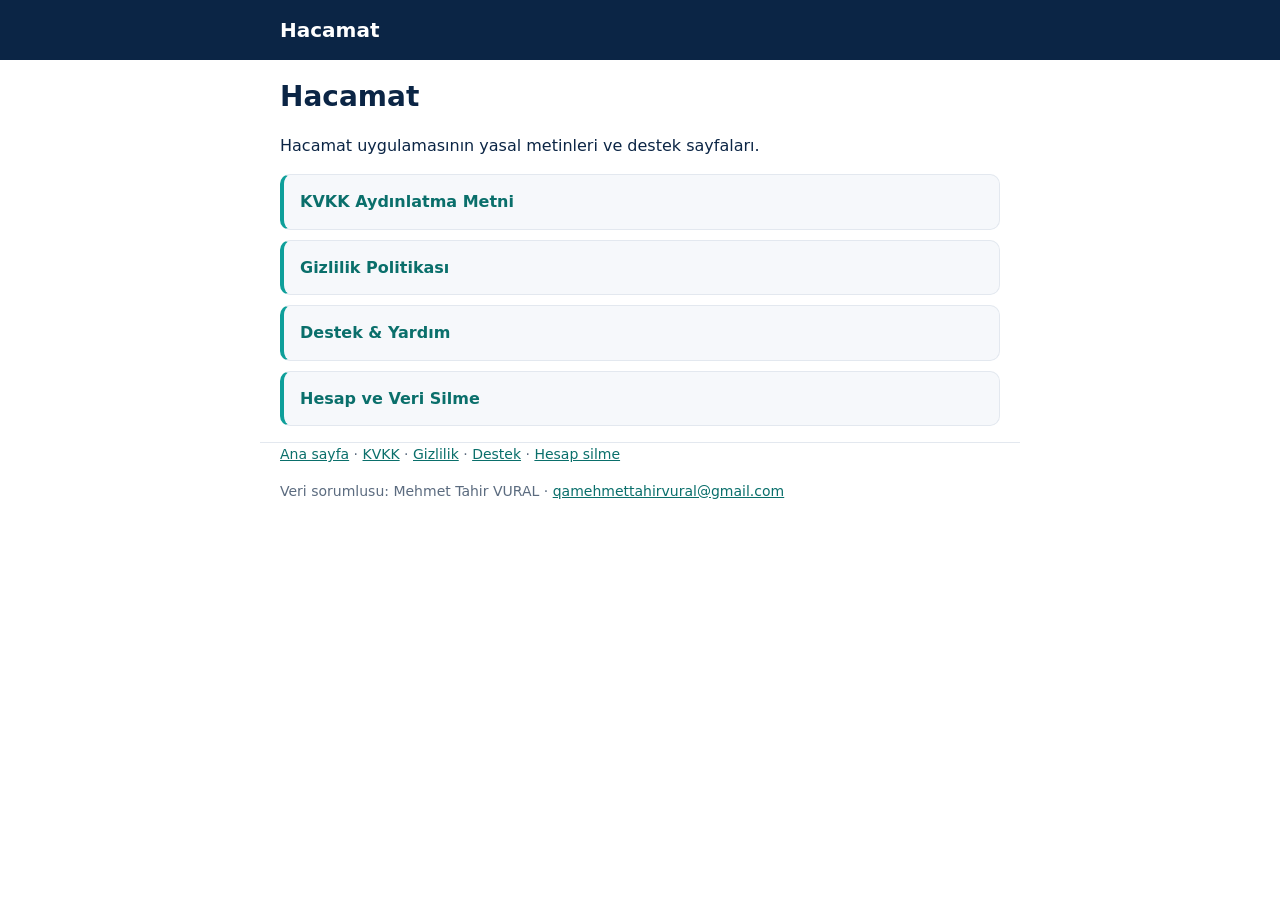
<file: index.html>
<!doctype html>
<html lang="tr"><head><meta charset="utf-8"><meta name="viewport" content="width=device-width,initial-scale=1">
<title>Hacamat</title><link rel="stylesheet" href="style.css"></head>
<body><header><div class="w"><a class="brand" href="index.html">Hacamat</a></div></header>
<main class="w"><h1>Hacamat</h1><p>Hacamat uygulamasının yasal metinleri ve destek sayfaları.</p><ul class="cards"><li><a href="kvkk-aydinlatma.html">KVKK Aydınlatma Metni</a></li><li><a href="gizlilik.html">Gizlilik Politikası</a></li><li><a href="destek.html">Destek &amp; Yardım</a></li><li><a href="hesap-veri-silme.html">Hesap ve Veri Silme</a></li></ul></main>
<footer class="w"><nav><a href="index.html">Ana sayfa</a> · <a href="kvkk-aydinlatma.html">KVKK</a> · <a href="gizlilik.html">Gizlilik</a> · <a href="destek.html">Destek</a> · <a href="hesap-veri-silme.html">Hesap silme</a></nav><p>Veri sorumlusu: Mehmet Tahir VURAL · <a href="mailto:qamehmettahirvural@gmail.com">qamehmettahirvural@gmail.com</a></p></footer></body></html>
</file>
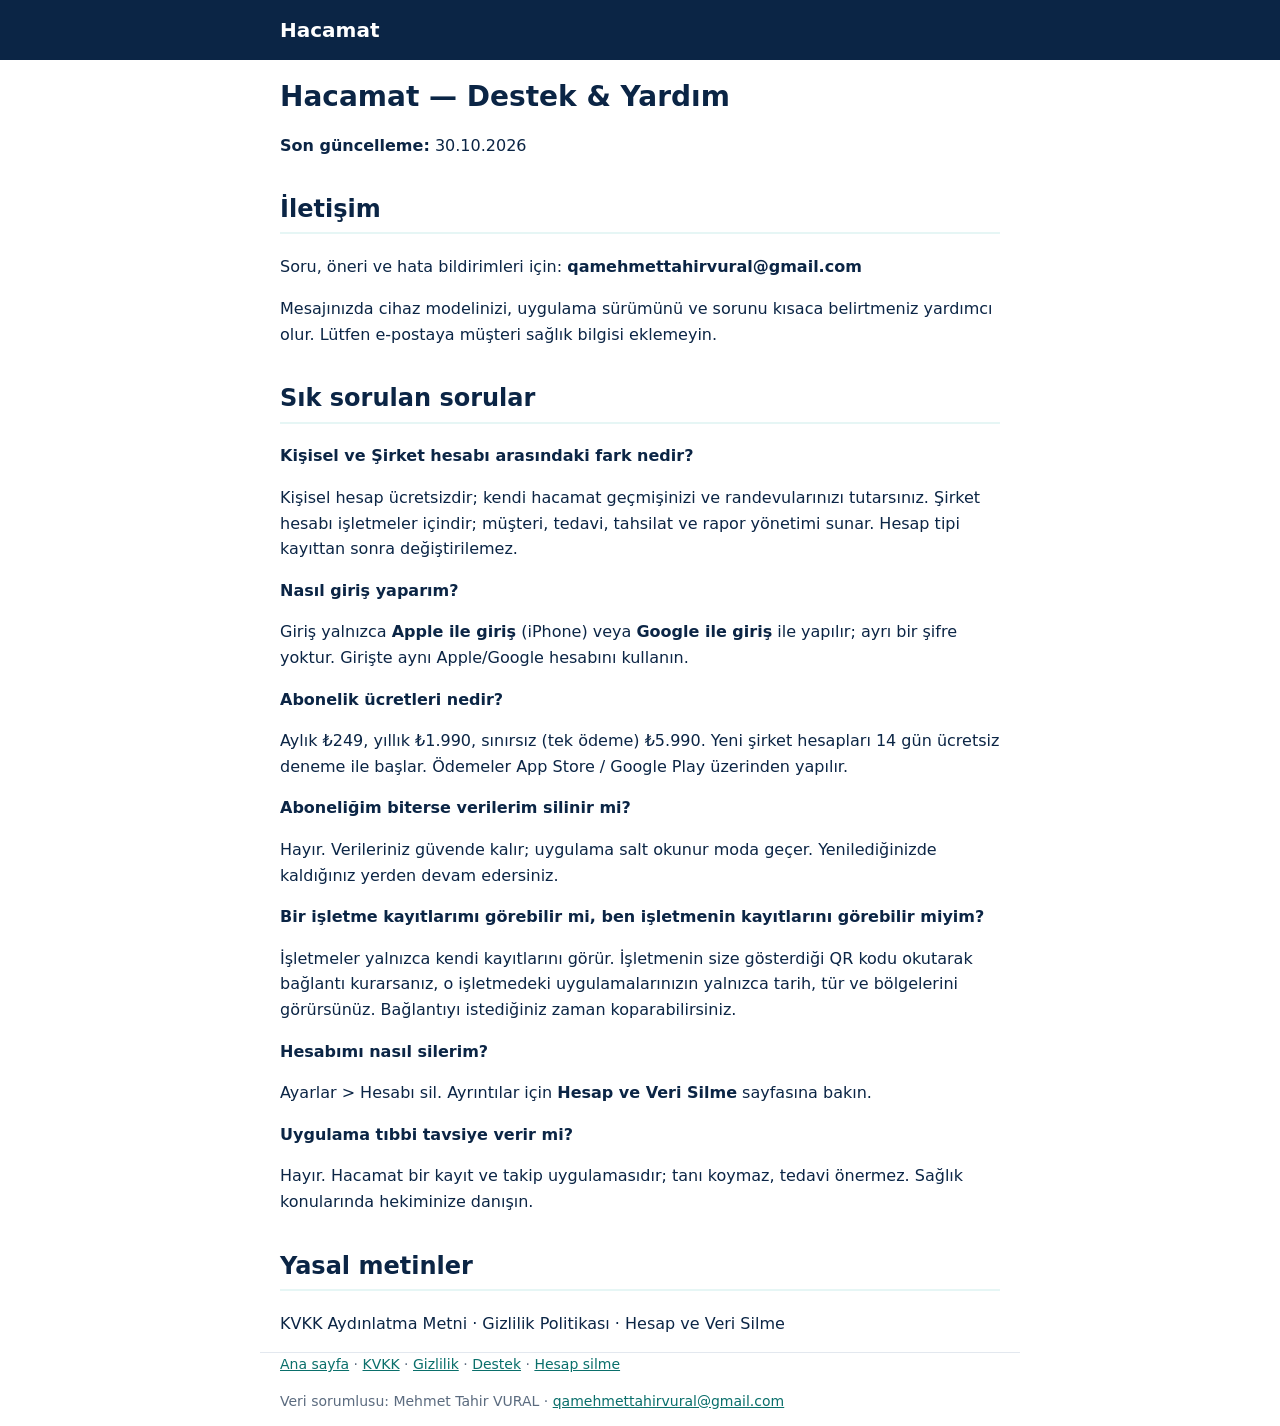
<file: destek.html>
<!doctype html>
<html lang="tr"><head><meta charset="utf-8"><meta name="viewport" content="width=device-width,initial-scale=1">
<title>Destek &amp; Yardım — Hacamat</title><link rel="stylesheet" href="style.css"></head>
<body><header><div class="w"><a class="brand" href="index.html">Hacamat</a></div></header>
<main class="w"><h1>Hacamat — Destek &amp; Yardım</h1>
<p><strong>Son güncelleme:</strong> 30.10.2026</p>
<h2>İletişim</h2>
<p>Soru, öneri ve hata bildirimleri için: <strong>qamehmettahirvural@gmail.com</strong></p>
<p>Mesajınızda cihaz modelinizi, uygulama sürümünü ve sorunu kısaca belirtmeniz yardımcı olur. Lütfen e-postaya müşteri sağlık bilgisi eklemeyin.</p>
<h2>Sık sorulan sorular</h2>
<p><strong>Kişisel ve Şirket hesabı arasındaki fark nedir?</strong></p>
<p>Kişisel hesap ücretsizdir; kendi hacamat geçmişinizi ve randevularınızı tutarsınız. Şirket hesabı işletmeler içindir; müşteri, tedavi, tahsilat ve rapor yönetimi sunar. Hesap tipi kayıttan sonra değiştirilemez.</p>
<p><strong>Nasıl giriş yaparım?</strong></p>
<p>Giriş yalnızca <strong>Apple ile giriş</strong> (iPhone) veya <strong>Google ile giriş</strong> ile yapılır; ayrı bir şifre yoktur. Girişte aynı Apple/Google hesabını kullanın.</p>
<p><strong>Abonelik ücretleri nedir?</strong></p>
<p>Aylık ₺249, yıllık ₺1.990, sınırsız (tek ödeme) ₺5.990. Yeni şirket hesapları 14 gün ücretsiz deneme ile başlar. Ödemeler App Store / Google Play üzerinden yapılır.</p>
<p><strong>Aboneliğim biterse verilerim silinir mi?</strong></p>
<p>Hayır. Verileriniz güvende kalır; uygulama salt okunur moda geçer. Yenilediğinizde kaldığınız yerden devam edersiniz.</p>
<p><strong>Bir işletme kayıtlarımı görebilir mi, ben işletmenin kayıtlarını görebilir miyim?</strong></p>
<p>İşletmeler yalnızca kendi kayıtlarını görür. İşletmenin size gösterdiği QR kodu okutarak bağlantı kurarsanız, o işletmedeki uygulamalarınızın yalnızca tarih, tür ve bölgelerini görürsünüz. Bağlantıyı istediğiniz zaman koparabilirsiniz.</p>
<p><strong>Hesabımı nasıl silerim?</strong></p>
<p>Ayarlar &gt; Hesabı sil. Ayrıntılar için <strong>Hesap ve Veri Silme</strong> sayfasına bakın.</p>
<p><strong>Uygulama tıbbi tavsiye verir mi?</strong></p>
<p>Hayır. Hacamat bir kayıt ve takip uygulamasıdır; tanı koymaz, tedavi önermez. Sağlık konularında hekiminize danışın.</p>
<h2>Yasal metinler</h2>
<p>KVKK Aydınlatma Metni · Gizlilik Politikası · Hesap ve Veri Silme</p></main>
<footer class="w"><nav><a href="index.html">Ana sayfa</a> · <a href="kvkk-aydinlatma.html">KVKK</a> · <a href="gizlilik.html">Gizlilik</a> · <a href="destek.html">Destek</a> · <a href="hesap-veri-silme.html">Hesap silme</a></nav><p>Veri sorumlusu: Mehmet Tahir VURAL · <a href="mailto:qamehmettahirvural@gmail.com">qamehmettahirvural@gmail.com</a></p></footer></body></html>
</file>
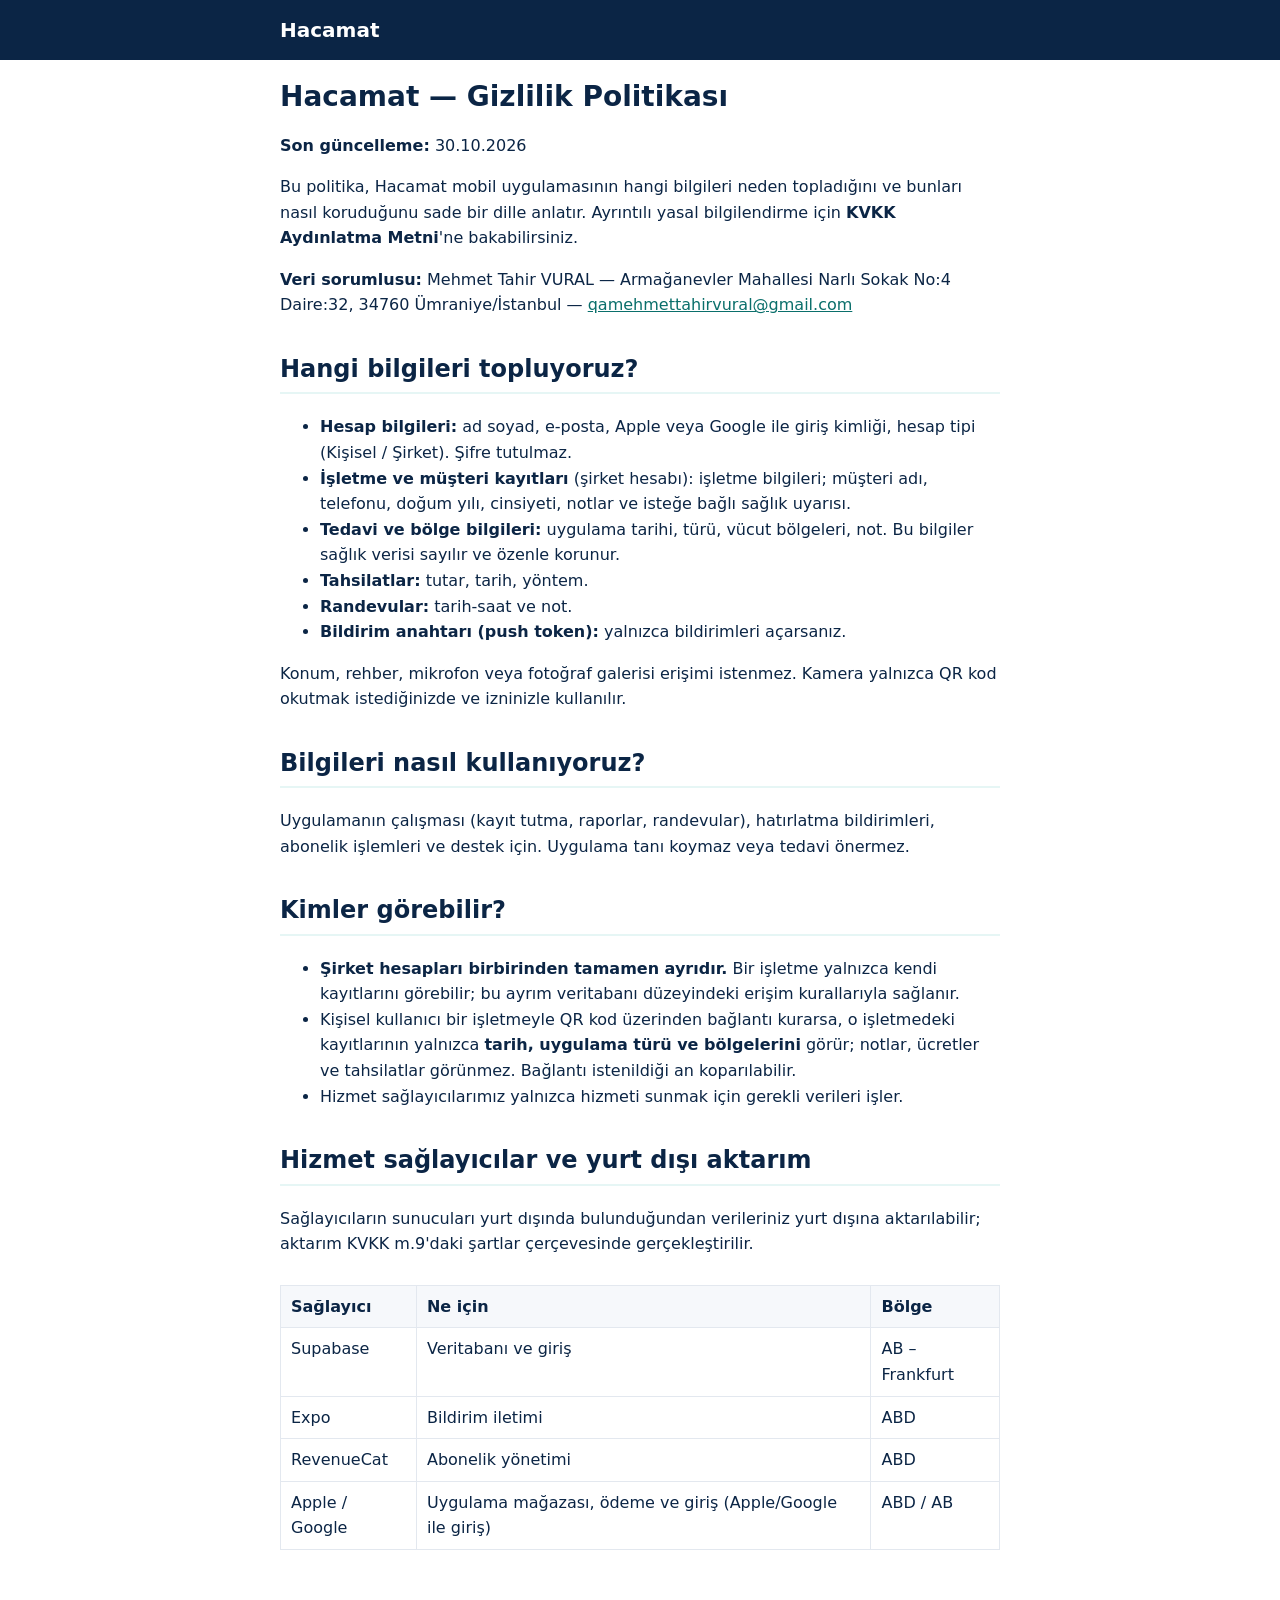
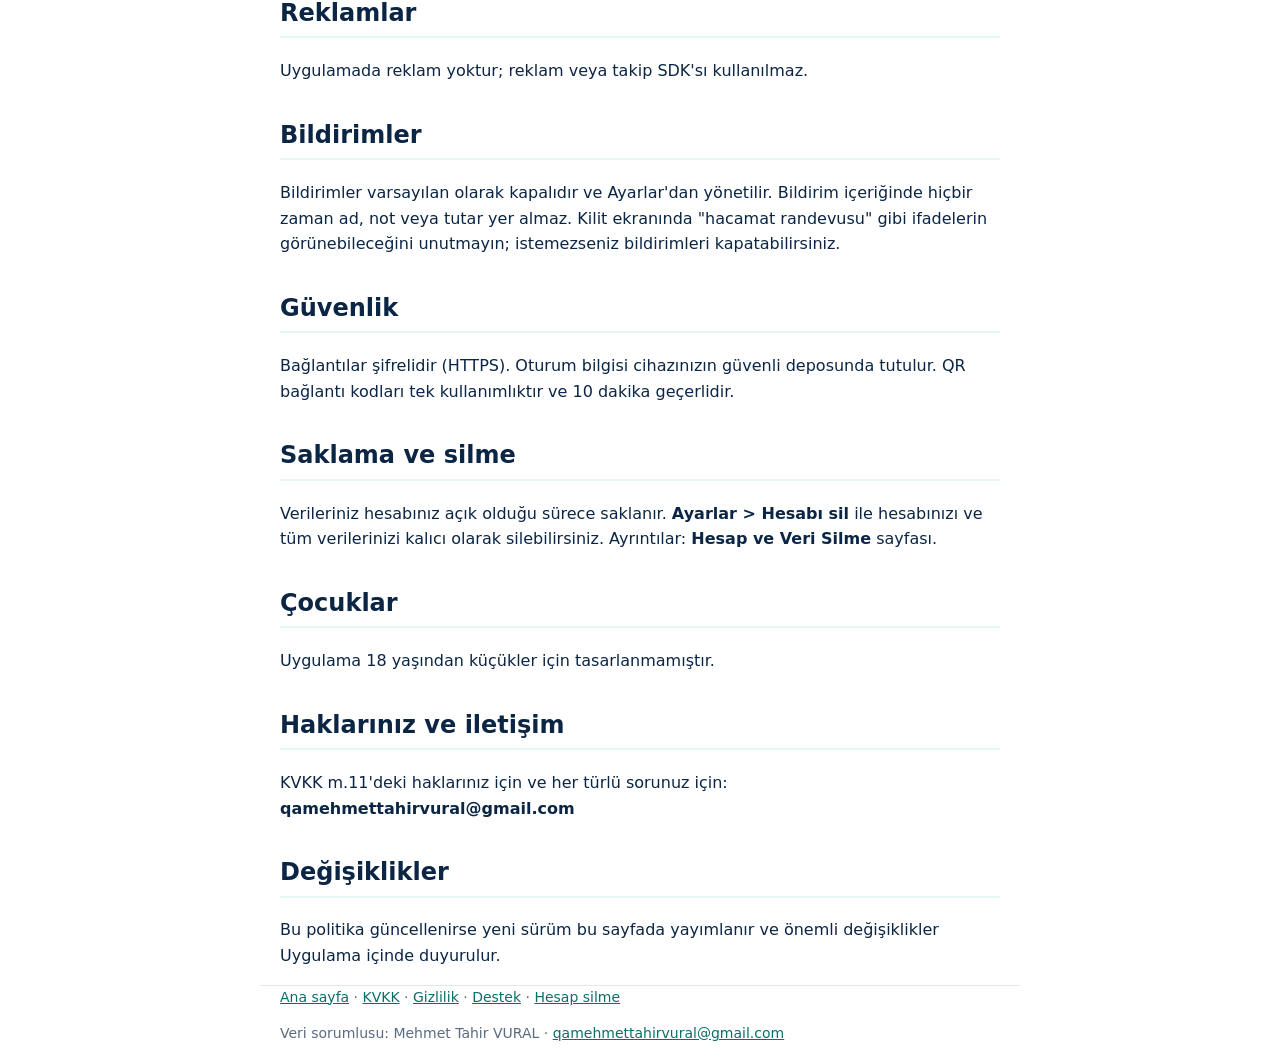
<file: gizlilik.html>
<!doctype html>
<html lang="tr"><head><meta charset="utf-8"><meta name="viewport" content="width=device-width,initial-scale=1">
<title>Gizlilik Politikası — Hacamat</title><link rel="stylesheet" href="style.css"></head>
<body><header><div class="w"><a class="brand" href="index.html">Hacamat</a></div></header>
<main class="w"><h1>Hacamat — Gizlilik Politikası</h1>
<p><strong>Son güncelleme:</strong> 30.10.2026</p>
<p>Bu politika, Hacamat mobil uygulamasının hangi bilgileri neden topladığını ve bunları nasıl koruduğunu sade bir dille anlatır. Ayrıntılı yasal bilgilendirme için <strong>KVKK Aydınlatma Metni</strong>'ne bakabilirsiniz.</p>
<p><strong>Veri sorumlusu:</strong> Mehmet Tahir VURAL — Armağanevler Mahallesi Narlı Sokak No:4 Daire:32, 34760 Ümraniye/İstanbul — <a href="mailto:qamehmettahirvural@gmail.com">qamehmettahirvural@gmail.com</a></p>
<h2>Hangi bilgileri topluyoruz?</h2>
<ul>
<li><strong>Hesap bilgileri:</strong> ad soyad, e-posta, Apple veya Google ile giriş kimliği, hesap tipi (Kişisel / Şirket). Şifre tutulmaz.</li>
<li><strong>İşletme ve müşteri kayıtları</strong> (şirket hesabı): işletme bilgileri; müşteri adı, telefonu, doğum yılı, cinsiyeti, notlar ve isteğe bağlı sağlık uyarısı.</li>
<li><strong>Tedavi ve bölge bilgileri:</strong> uygulama tarihi, türü, vücut bölgeleri, not. Bu bilgiler sağlık verisi sayılır ve özenle korunur.</li>
<li><strong>Tahsilatlar:</strong> tutar, tarih, yöntem.</li>
<li><strong>Randevular:</strong> tarih-saat ve not.</li>
<li><strong>Bildirim anahtarı (push token):</strong> yalnızca bildirimleri açarsanız.</li>
</ul>
<p>Konum, rehber, mikrofon veya fotoğraf galerisi erişimi istenmez. Kamera yalnızca QR kod okutmak istediğinizde ve izninizle kullanılır.</p>
<h2>Bilgileri nasıl kullanıyoruz?</h2>
<p>Uygulamanın çalışması (kayıt tutma, raporlar, randevular), hatırlatma bildirimleri, abonelik işlemleri ve destek için. Uygulama tanı koymaz veya tedavi önermez.</p>
<h2>Kimler görebilir?</h2>
<ul>
<li><strong>Şirket hesapları birbirinden tamamen ayrıdır.</strong> Bir işletme yalnızca kendi kayıtlarını görebilir; bu ayrım veritabanı düzeyindeki erişim kurallarıyla sağlanır.</li>
<li>Kişisel kullanıcı bir işletmeyle QR kod üzerinden bağlantı kurarsa, o işletmedeki kayıtlarının yalnızca <strong>tarih, uygulama türü ve bölgelerini</strong> görür; notlar, ücretler ve tahsilatlar görünmez. Bağlantı istenildiği an koparılabilir.</li>
<li>Hizmet sağlayıcılarımız yalnızca hizmeti sunmak için gerekli verileri işler.</li>
</ul>
<h2>Hizmet sağlayıcılar ve yurt dışı aktarım</h2>
<p>Sağlayıcıların sunucuları yurt dışında bulunduğundan verileriniz yurt dışına aktarılabilir; aktarım KVKK m.9'daki şartlar çerçevesinde gerçekleştirilir.</p>
<div class="tw"><table><thead><tr><th>Sağlayıcı</th><th>Ne için</th><th>Bölge</th></tr></thead><tbody><tr><td>Supabase</td><td>Veritabanı ve giriş</td><td>AB – Frankfurt</td></tr><tr><td>Expo</td><td>Bildirim iletimi</td><td>ABD</td></tr><tr><td>RevenueCat</td><td>Abonelik yönetimi</td><td>ABD</td></tr><tr><td>Apple / Google</td><td>Uygulama mağazası, ödeme ve giriş (Apple/Google ile giriş)</td><td>ABD / AB</td></tr></tbody></table></div>
<h2>Reklamlar</h2>
<p>Uygulamada reklam yoktur; reklam veya takip SDK'sı kullanılmaz.</p>
<h2>Bildirimler</h2>
<p>Bildirimler varsayılan olarak kapalıdır ve Ayarlar'dan yönetilir. Bildirim içeriğinde hiçbir zaman ad, not veya tutar yer almaz. Kilit ekranında "hacamat randevusu" gibi ifadelerin görünebileceğini unutmayın; istemezseniz bildirimleri kapatabilirsiniz.</p>
<h2>Güvenlik</h2>
<p>Bağlantılar şifrelidir (HTTPS). Oturum bilgisi cihazınızın güvenli deposunda tutulur. QR bağlantı kodları tek kullanımlıktır ve 10 dakika geçerlidir.</p>
<h2>Saklama ve silme</h2>
<p>Verileriniz hesabınız açık olduğu sürece saklanır. <strong>Ayarlar &gt; Hesabı sil</strong> ile hesabınızı ve tüm verilerinizi kalıcı olarak silebilirsiniz. Ayrıntılar: <strong>Hesap ve Veri Silme</strong> sayfası.</p>
<h2>Çocuklar</h2>
<p>Uygulama 18 yaşından küçükler için tasarlanmamıştır.</p>
<h2>Haklarınız ve iletişim</h2>
<p>KVKK m.11'deki haklarınız için ve her türlü sorunuz için: <strong>qamehmettahirvural@gmail.com</strong></p>
<h2>Değişiklikler</h2>
<p>Bu politika güncellenirse yeni sürüm bu sayfada yayımlanır ve önemli değişiklikler Uygulama içinde duyurulur.</p></main>
<footer class="w"><nav><a href="index.html">Ana sayfa</a> · <a href="kvkk-aydinlatma.html">KVKK</a> · <a href="gizlilik.html">Gizlilik</a> · <a href="destek.html">Destek</a> · <a href="hesap-veri-silme.html">Hesap silme</a></nav><p>Veri sorumlusu: Mehmet Tahir VURAL · <a href="mailto:qamehmettahirvural@gmail.com">qamehmettahirvural@gmail.com</a></p></footer></body></html>
</file>
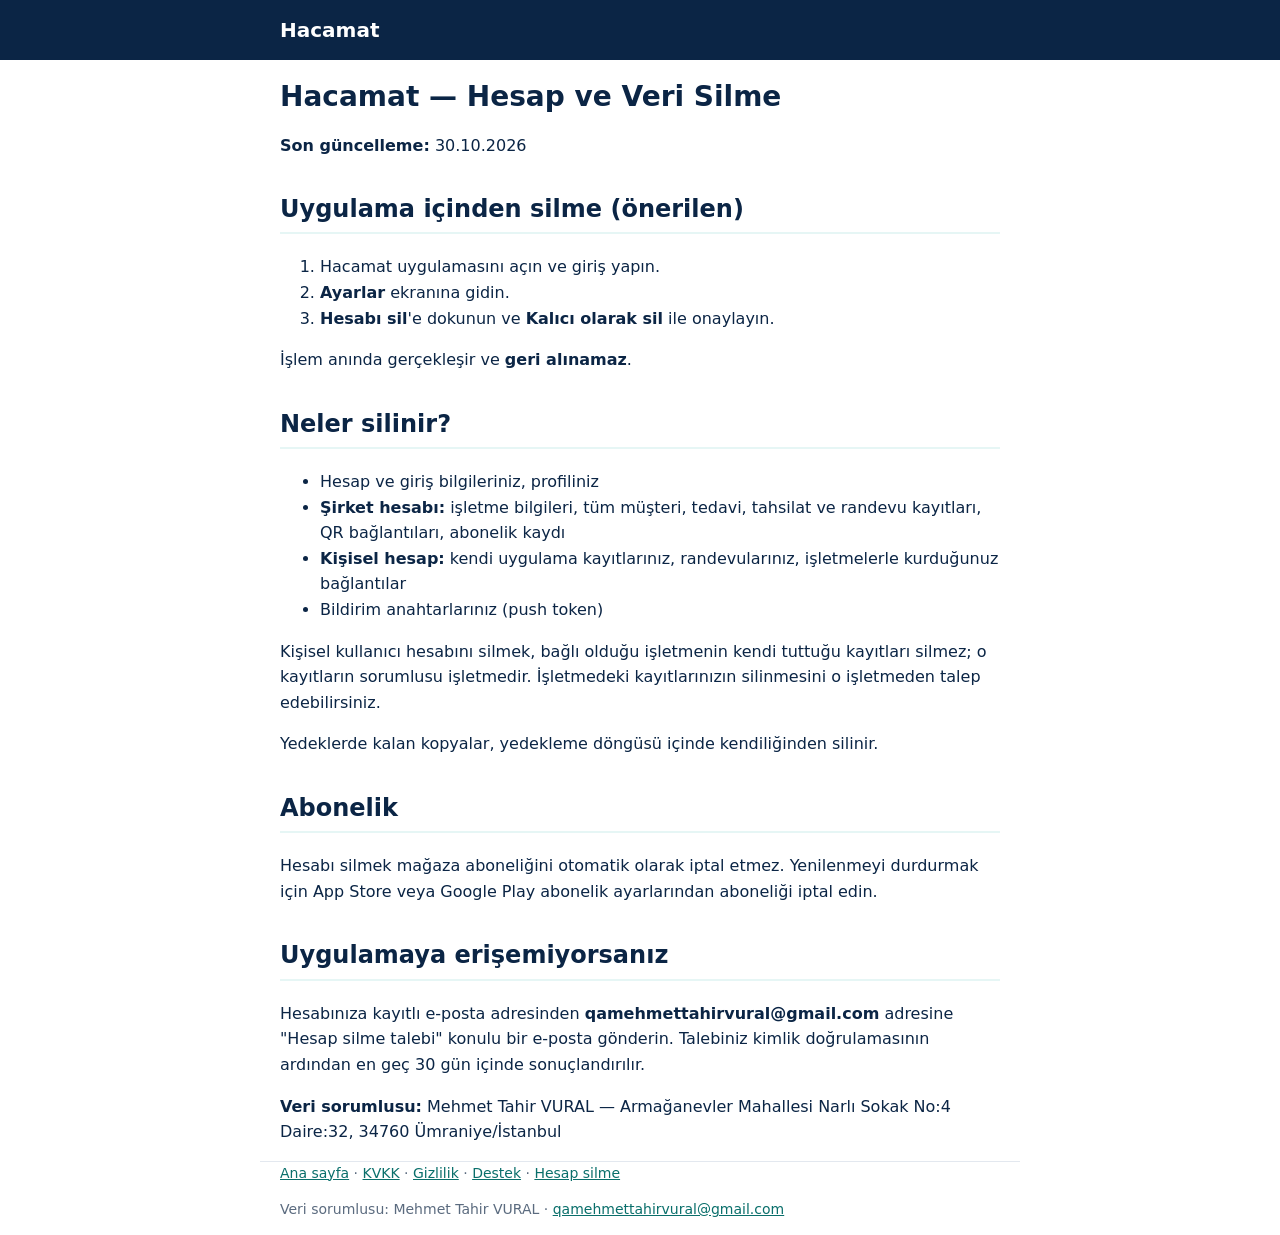
<file: hesap-veri-silme.html>
<!doctype html>
<html lang="tr"><head><meta charset="utf-8"><meta name="viewport" content="width=device-width,initial-scale=1">
<title>Hesap ve Veri Silme — Hacamat</title><link rel="stylesheet" href="style.css"></head>
<body><header><div class="w"><a class="brand" href="index.html">Hacamat</a></div></header>
<main class="w"><h1>Hacamat — Hesap ve Veri Silme</h1>
<p><strong>Son güncelleme:</strong> 30.10.2026</p>
<h2>Uygulama içinden silme (önerilen)</h2>
<ol>
<li>Hacamat uygulamasını açın ve giriş yapın.</li>
<li><strong>Ayarlar</strong> ekranına gidin.</li>
<li><strong>Hesabı sil</strong>'e dokunun ve <strong>Kalıcı olarak sil</strong> ile onaylayın.</li>
</ol>
<p>İşlem anında gerçekleşir ve <strong>geri alınamaz</strong>.</p>
<h2>Neler silinir?</h2>
<ul>
<li>Hesap ve giriş bilgileriniz, profiliniz</li>
<li><strong>Şirket hesabı:</strong> işletme bilgileri, tüm müşteri, tedavi, tahsilat ve randevu kayıtları, QR bağlantıları, abonelik kaydı</li>
<li><strong>Kişisel hesap:</strong> kendi uygulama kayıtlarınız, randevularınız, işletmelerle kurduğunuz bağlantılar</li>
<li>Bildirim anahtarlarınız (push token)</li>
</ul>
<p>Kişisel kullanıcı hesabını silmek, bağlı olduğu işletmenin kendi tuttuğu kayıtları silmez; o kayıtların sorumlusu işletmedir. İşletmedeki kayıtlarınızın silinmesini o işletmeden talep edebilirsiniz.</p>
<p>Yedeklerde kalan kopyalar, yedekleme döngüsü içinde kendiliğinden silinir.</p>
<h2>Abonelik</h2>
<p>Hesabı silmek mağaza aboneliğini otomatik olarak iptal etmez. Yenilenmeyi durdurmak için App Store veya Google Play abonelik ayarlarından aboneliği iptal edin.</p>
<h2>Uygulamaya erişemiyorsanız</h2>
<p>Hesabınıza kayıtlı e-posta adresinden <strong>qamehmettahirvural@gmail.com</strong> adresine "Hesap silme talebi" konulu bir e-posta gönderin. Talebiniz kimlik doğrulamasının ardından en geç 30 gün içinde sonuçlandırılır.</p>
<p><strong>Veri sorumlusu:</strong> Mehmet Tahir VURAL — Armağanevler Mahallesi Narlı Sokak No:4 Daire:32, 34760 Ümraniye/İstanbul</p></main>
<footer class="w"><nav><a href="index.html">Ana sayfa</a> · <a href="kvkk-aydinlatma.html">KVKK</a> · <a href="gizlilik.html">Gizlilik</a> · <a href="destek.html">Destek</a> · <a href="hesap-veri-silme.html">Hesap silme</a></nav><p>Veri sorumlusu: Mehmet Tahir VURAL · <a href="mailto:qamehmettahirvural@gmail.com">qamehmettahirvural@gmail.com</a></p></footer></body></html>
</file>
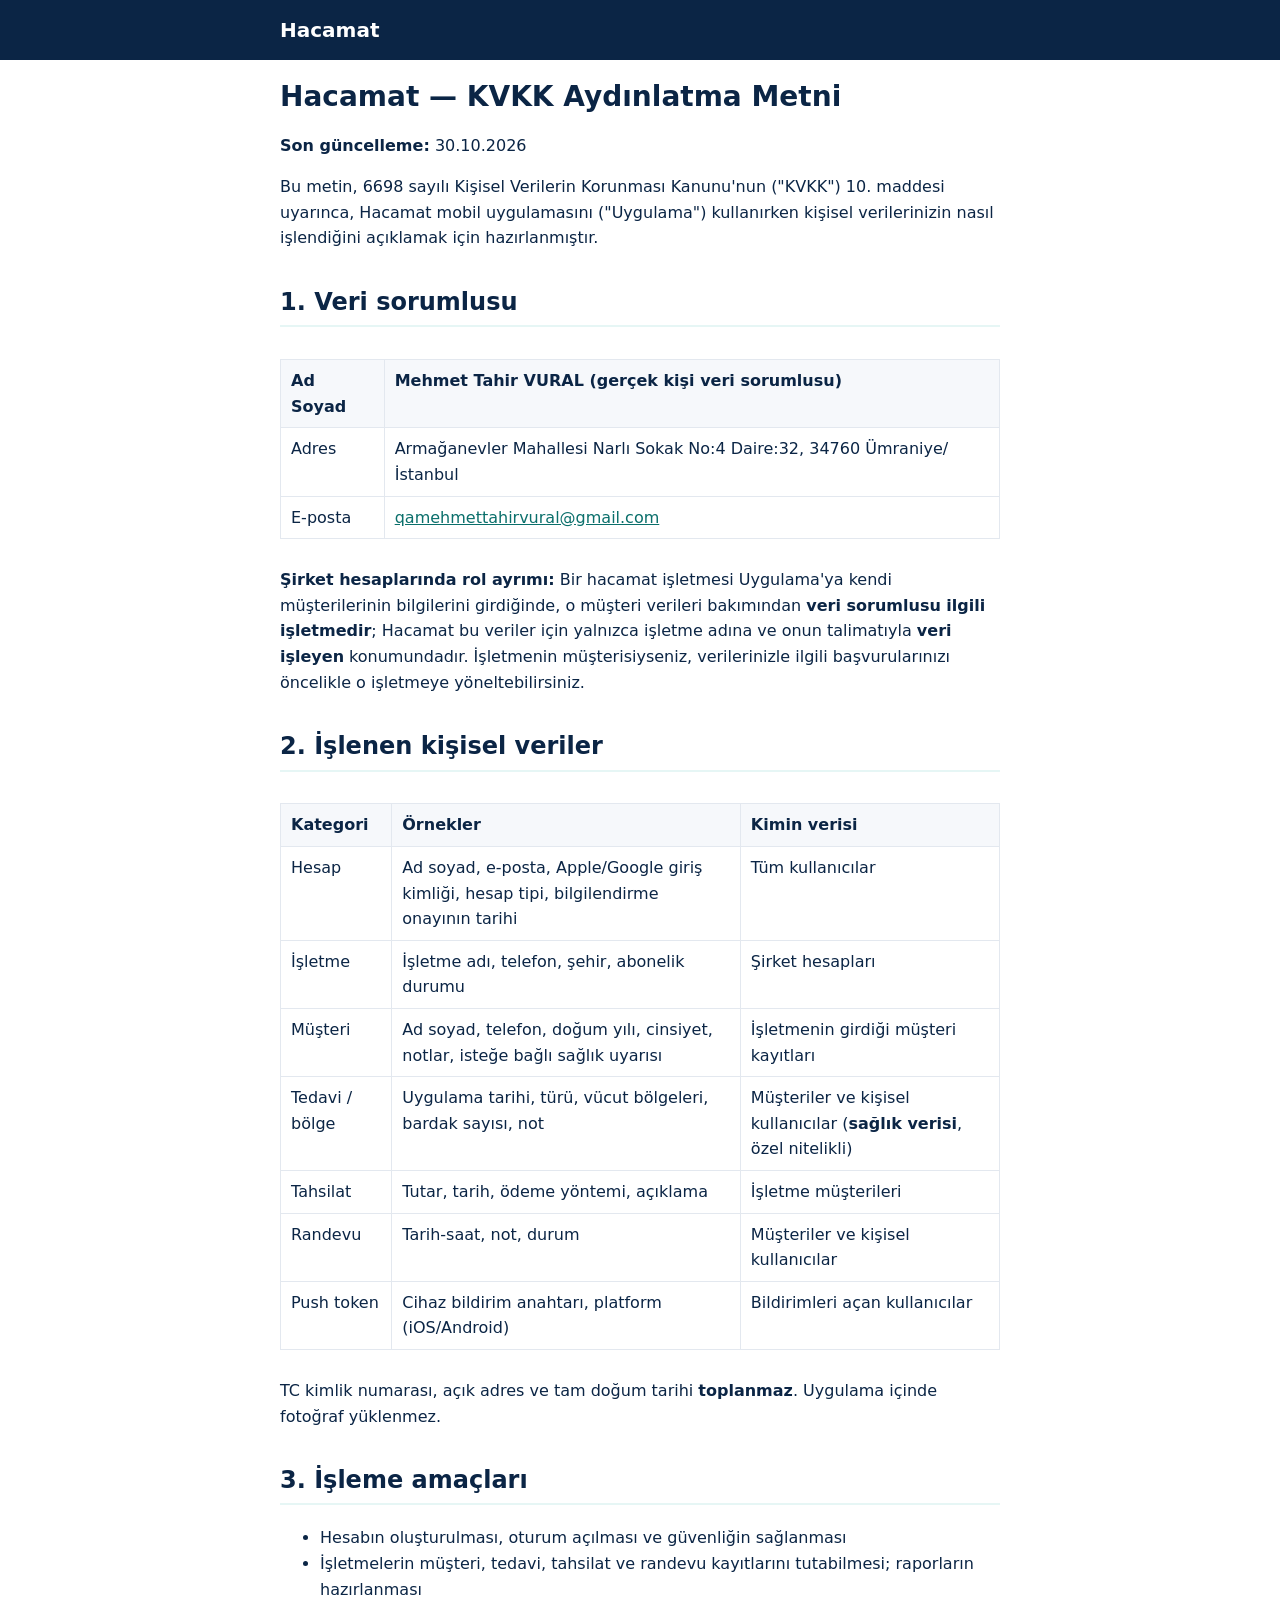
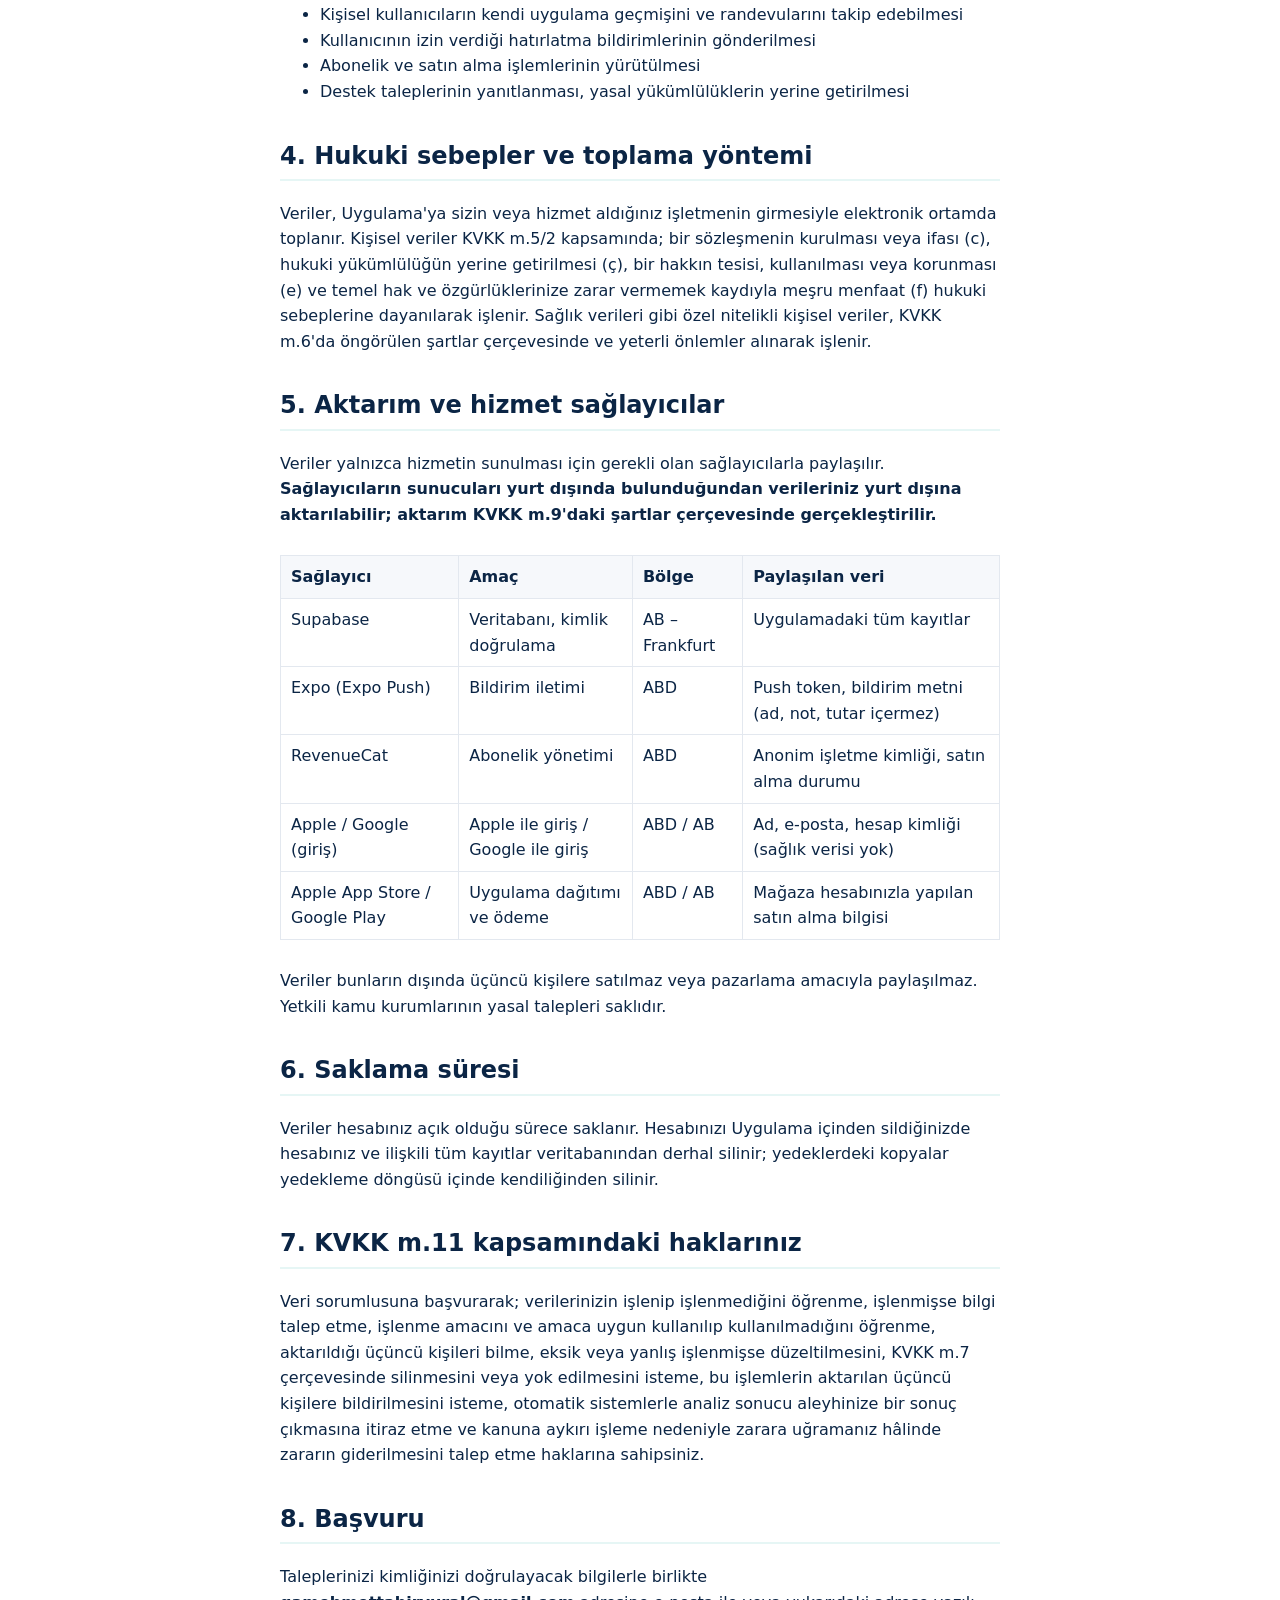
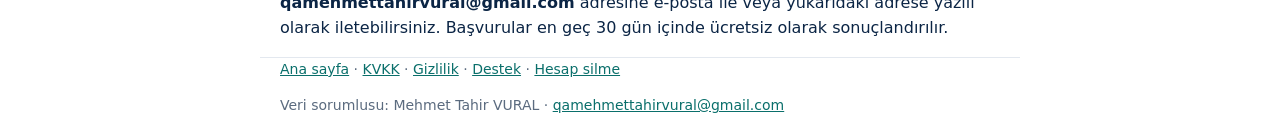
<file: kvkk-aydinlatma.html>
<!doctype html>
<html lang="tr"><head><meta charset="utf-8"><meta name="viewport" content="width=device-width,initial-scale=1">
<title>KVKK Aydınlatma Metni — Hacamat</title><link rel="stylesheet" href="style.css"></head>
<body><header><div class="w"><a class="brand" href="index.html">Hacamat</a></div></header>
<main class="w"><h1>Hacamat — KVKK Aydınlatma Metni</h1>
<p><strong>Son güncelleme:</strong> 30.10.2026</p>
<p>Bu metin, 6698 sayılı Kişisel Verilerin Korunması Kanunu'nun ("KVKK") 10. maddesi uyarınca, Hacamat mobil uygulamasını ("Uygulama") kullanırken kişisel verilerinizin nasıl işlendiğini açıklamak için hazırlanmıştır.</p>
<h2>1. Veri sorumlusu</h2>
<div class="tw"><table><thead><tr><th>Ad Soyad</th><th>Mehmet Tahir VURAL (gerçek kişi veri sorumlusu)</th></tr></thead><tbody><tr><td>Adres</td><td>Armağanevler Mahallesi Narlı Sokak No:4 Daire:32, 34760 Ümraniye/İstanbul</td></tr><tr><td>E-posta</td><td><a href="mailto:qamehmettahirvural@gmail.com">qamehmettahirvural@gmail.com</a></td></tr></tbody></table></div>
<p><strong>Şirket hesaplarında rol ayrımı:</strong> Bir hacamat işletmesi Uygulama'ya kendi müşterilerinin bilgilerini girdiğinde, o müşteri verileri bakımından <strong>veri sorumlusu ilgili işletmedir</strong>; Hacamat bu veriler için yalnızca işletme adına ve onun talimatıyla <strong>veri işleyen</strong> konumundadır. İşletmenin müşterisiyseniz, verilerinizle ilgili başvurularınızı öncelikle o işletmeye yöneltebilirsiniz.</p>
<h2>2. İşlenen kişisel veriler</h2>
<div class="tw"><table><thead><tr><th>Kategori</th><th>Örnekler</th><th>Kimin verisi</th></tr></thead><tbody><tr><td>Hesap</td><td>Ad soyad, e-posta, Apple/Google giriş kimliği, hesap tipi, bilgilendirme onayının tarihi</td><td>Tüm kullanıcılar</td></tr><tr><td>İşletme</td><td>İşletme adı, telefon, şehir, abonelik durumu</td><td>Şirket hesapları</td></tr><tr><td>Müşteri</td><td>Ad soyad, telefon, doğum yılı, cinsiyet, notlar, isteğe bağlı sağlık uyarısı</td><td>İşletmenin girdiği müşteri kayıtları</td></tr><tr><td>Tedavi / bölge</td><td>Uygulama tarihi, türü, vücut bölgeleri, bardak sayısı, not</td><td>Müşteriler ve kişisel kullanıcılar (<strong>sağlık verisi</strong>, özel nitelikli)</td></tr><tr><td>Tahsilat</td><td>Tutar, tarih, ödeme yöntemi, açıklama</td><td>İşletme müşterileri</td></tr><tr><td>Randevu</td><td>Tarih-saat, not, durum</td><td>Müşteriler ve kişisel kullanıcılar</td></tr><tr><td>Push token</td><td>Cihaz bildirim anahtarı, platform (iOS/Android)</td><td>Bildirimleri açan kullanıcılar</td></tr></tbody></table></div>
<p>TC kimlik numarası, açık adres ve tam doğum tarihi <strong>toplanmaz</strong>. Uygulama içinde fotoğraf yüklenmez.</p>
<h2>3. İşleme amaçları</h2>
<ul>
<li>Hesabın oluşturulması, oturum açılması ve güvenliğin sağlanması</li>
<li>İşletmelerin müşteri, tedavi, tahsilat ve randevu kayıtlarını tutabilmesi; raporların hazırlanması</li>
<li>Kişisel kullanıcıların kendi uygulama geçmişini ve randevularını takip edebilmesi</li>
<li>Kullanıcının izin verdiği hatırlatma bildirimlerinin gönderilmesi</li>
<li>Abonelik ve satın alma işlemlerinin yürütülmesi</li>
<li>Destek taleplerinin yanıtlanması, yasal yükümlülüklerin yerine getirilmesi</li>
</ul>
<h2>4. Hukuki sebepler ve toplama yöntemi</h2>
<p>Veriler, Uygulama'ya sizin veya hizmet aldığınız işletmenin girmesiyle elektronik ortamda toplanır. Kişisel veriler KVKK m.5/2 kapsamında; bir sözleşmenin kurulması veya ifası (c), hukuki yükümlülüğün yerine getirilmesi (ç), bir hakkın tesisi, kullanılması veya korunması (e) ve temel hak ve özgürlüklerinize zarar vermemek kaydıyla meşru menfaat (f) hukuki sebeplerine dayanılarak işlenir. Sağlık verileri gibi özel nitelikli kişisel veriler, KVKK m.6'da öngörülen şartlar çerçevesinde ve yeterli önlemler alınarak işlenir.</p>
<h2>5. Aktarım ve hizmet sağlayıcılar</h2>
<p>Veriler yalnızca hizmetin sunulması için gerekli olan sağlayıcılarla paylaşılır. <strong>Sağlayıcıların sunucuları yurt dışında bulunduğundan verileriniz yurt dışına aktarılabilir; aktarım KVKK m.9'daki şartlar çerçevesinde gerçekleştirilir.</strong></p>
<div class="tw"><table><thead><tr><th>Sağlayıcı</th><th>Amaç</th><th>Bölge</th><th>Paylaşılan veri</th></tr></thead><tbody><tr><td>Supabase</td><td>Veritabanı, kimlik doğrulama</td><td>AB – Frankfurt</td><td>Uygulamadaki tüm kayıtlar</td></tr><tr><td>Expo (Expo Push)</td><td>Bildirim iletimi</td><td>ABD</td><td>Push token, bildirim metni (ad, not, tutar içermez)</td></tr><tr><td>RevenueCat</td><td>Abonelik yönetimi</td><td>ABD</td><td>Anonim işletme kimliği, satın alma durumu</td></tr><tr><td>Apple / Google (giriş)</td><td>Apple ile giriş / Google ile giriş</td><td>ABD / AB</td><td>Ad, e-posta, hesap kimliği (sağlık verisi yok)</td></tr><tr><td>Apple App Store / Google Play</td><td>Uygulama dağıtımı ve ödeme</td><td>ABD / AB</td><td>Mağaza hesabınızla yapılan satın alma bilgisi</td></tr></tbody></table></div>
<p>Veriler bunların dışında üçüncü kişilere satılmaz veya pazarlama amacıyla paylaşılmaz. Yetkili kamu kurumlarının yasal talepleri saklıdır.</p>
<h2>6. Saklama süresi</h2>
<p>Veriler hesabınız açık olduğu sürece saklanır. Hesabınızı Uygulama içinden sildiğinizde hesabınız ve ilişkili tüm kayıtlar veritabanından derhal silinir; yedeklerdeki kopyalar yedekleme döngüsü içinde kendiliğinden silinir.</p>
<h2>7. KVKK m.11 kapsamındaki haklarınız</h2>
<p>Veri sorumlusuna başvurarak; verilerinizin işlenip işlenmediğini öğrenme, işlenmişse bilgi talep etme, işlenme amacını ve amaca uygun kullanılıp kullanılmadığını öğrenme, aktarıldığı üçüncü kişileri bilme, eksik veya yanlış işlenmişse düzeltilmesini, KVKK m.7 çerçevesinde silinmesini veya yok edilmesini isteme, bu işlemlerin aktarılan üçüncü kişilere bildirilmesini isteme, otomatik sistemlerle analiz sonucu aleyhinize bir sonuç çıkmasına itiraz etme ve kanuna aykırı işleme nedeniyle zarara uğramanız hâlinde zararın giderilmesini talep etme haklarına sahipsiniz.</p>
<h2>8. Başvuru</h2>
<p>Taleplerinizi kimliğinizi doğrulayacak bilgilerle birlikte <strong>qamehmettahirvural@gmail.com</strong> adresine e-posta ile veya yukarıdaki adrese yazılı olarak iletebilirsiniz. Başvurular en geç 30 gün içinde ücretsiz olarak sonuçlandırılır.</p></main>
<footer class="w"><nav><a href="index.html">Ana sayfa</a> · <a href="kvkk-aydinlatma.html">KVKK</a> · <a href="gizlilik.html">Gizlilik</a> · <a href="destek.html">Destek</a> · <a href="hesap-veri-silme.html">Hesap silme</a></nav><p>Veri sorumlusu: Mehmet Tahir VURAL · <a href="mailto:qamehmettahirvural@gmail.com">qamehmettahirvural@gmail.com</a></p></footer></body></html>
</file>
<file: style.css>
:root{--navy:#0B2545;--accent:#0E9F9A;--accent-strong:#0B7F7B;--accent-text:#0A6F6B;--soft:#E6F6F5;--surface:#F6F8FB;--border:#E3E8EF;--muted:#5B6B7F;--danger:#C03030}
*{box-sizing:border-box}body{margin:0;font:16px/1.6 system-ui,-apple-system,"Segoe UI",Roboto,sans-serif;color:var(--navy);background:#fff}
.w{max-width:760px;margin:0 auto;padding:0 20px}
header{background:var(--navy);padding:14px 0}.brand{color:#fff;font-weight:700;font-size:20px;text-decoration:none}
main{padding:24px 20px 40px}h1{font-size:28px;line-height:1.25}h2{margin-top:32px;border-bottom:2px solid var(--soft);padding-bottom:4px}h3{color:var(--accent-text)}
a{color:var(--accent-text)}a:hover,a:focus{color:var(--accent-strong)}strong{color:var(--navy)}em{color:var(--muted)}
.tw{overflow-x:auto}table{border-collapse:collapse;width:100%;margin:12px 0}th,td{border:1px solid var(--border);padding:8px 10px;text-align:left;vertical-align:top}th{background:var(--surface)}
.cards{list-style:none;padding:0}.cards li{margin:10px 0}.cards a{display:block;padding:14px 16px;border:1px solid var(--border);border-left:4px solid var(--accent);border-radius:10px;background:var(--surface);text-decoration:none;font-weight:600}
footer{border-top:1px solid var(--border);padding:20px;color:var(--muted);font-size:14px}footer nav a{color:var(--accent-text)}
</file>
